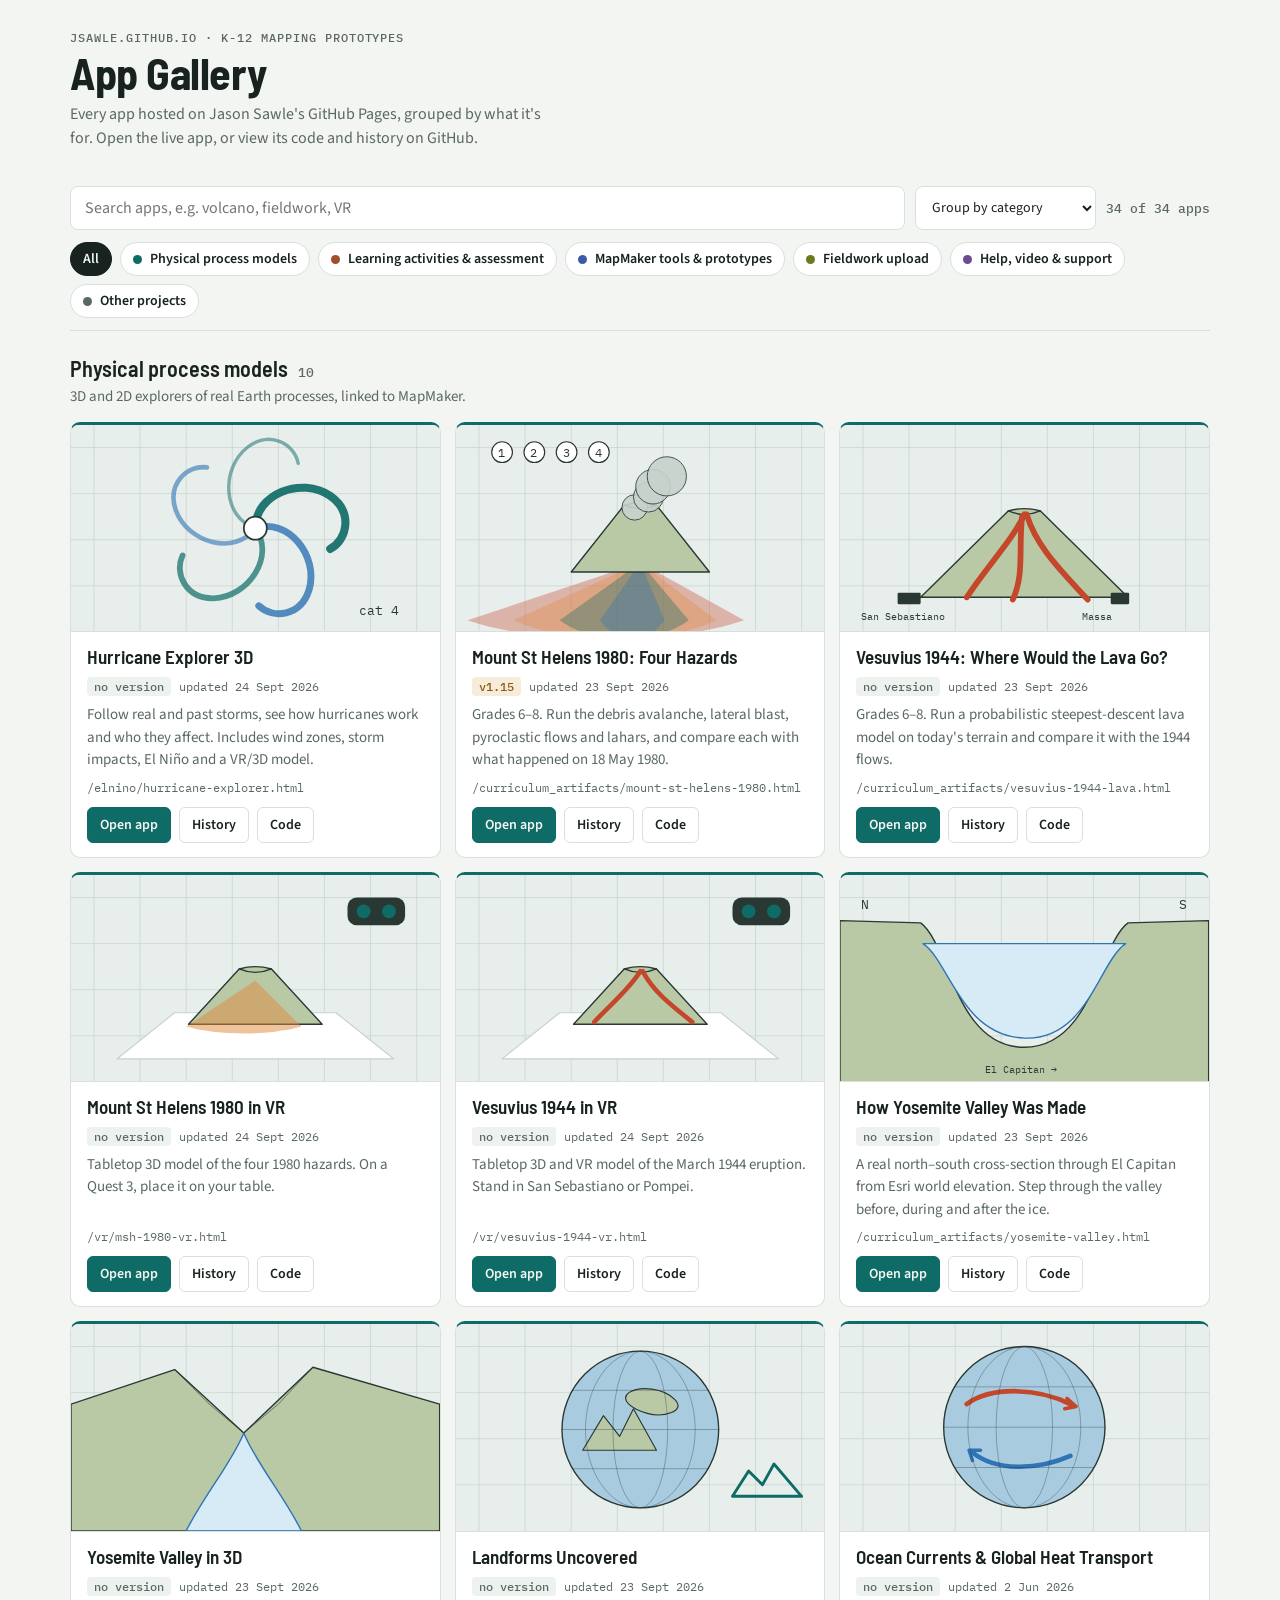
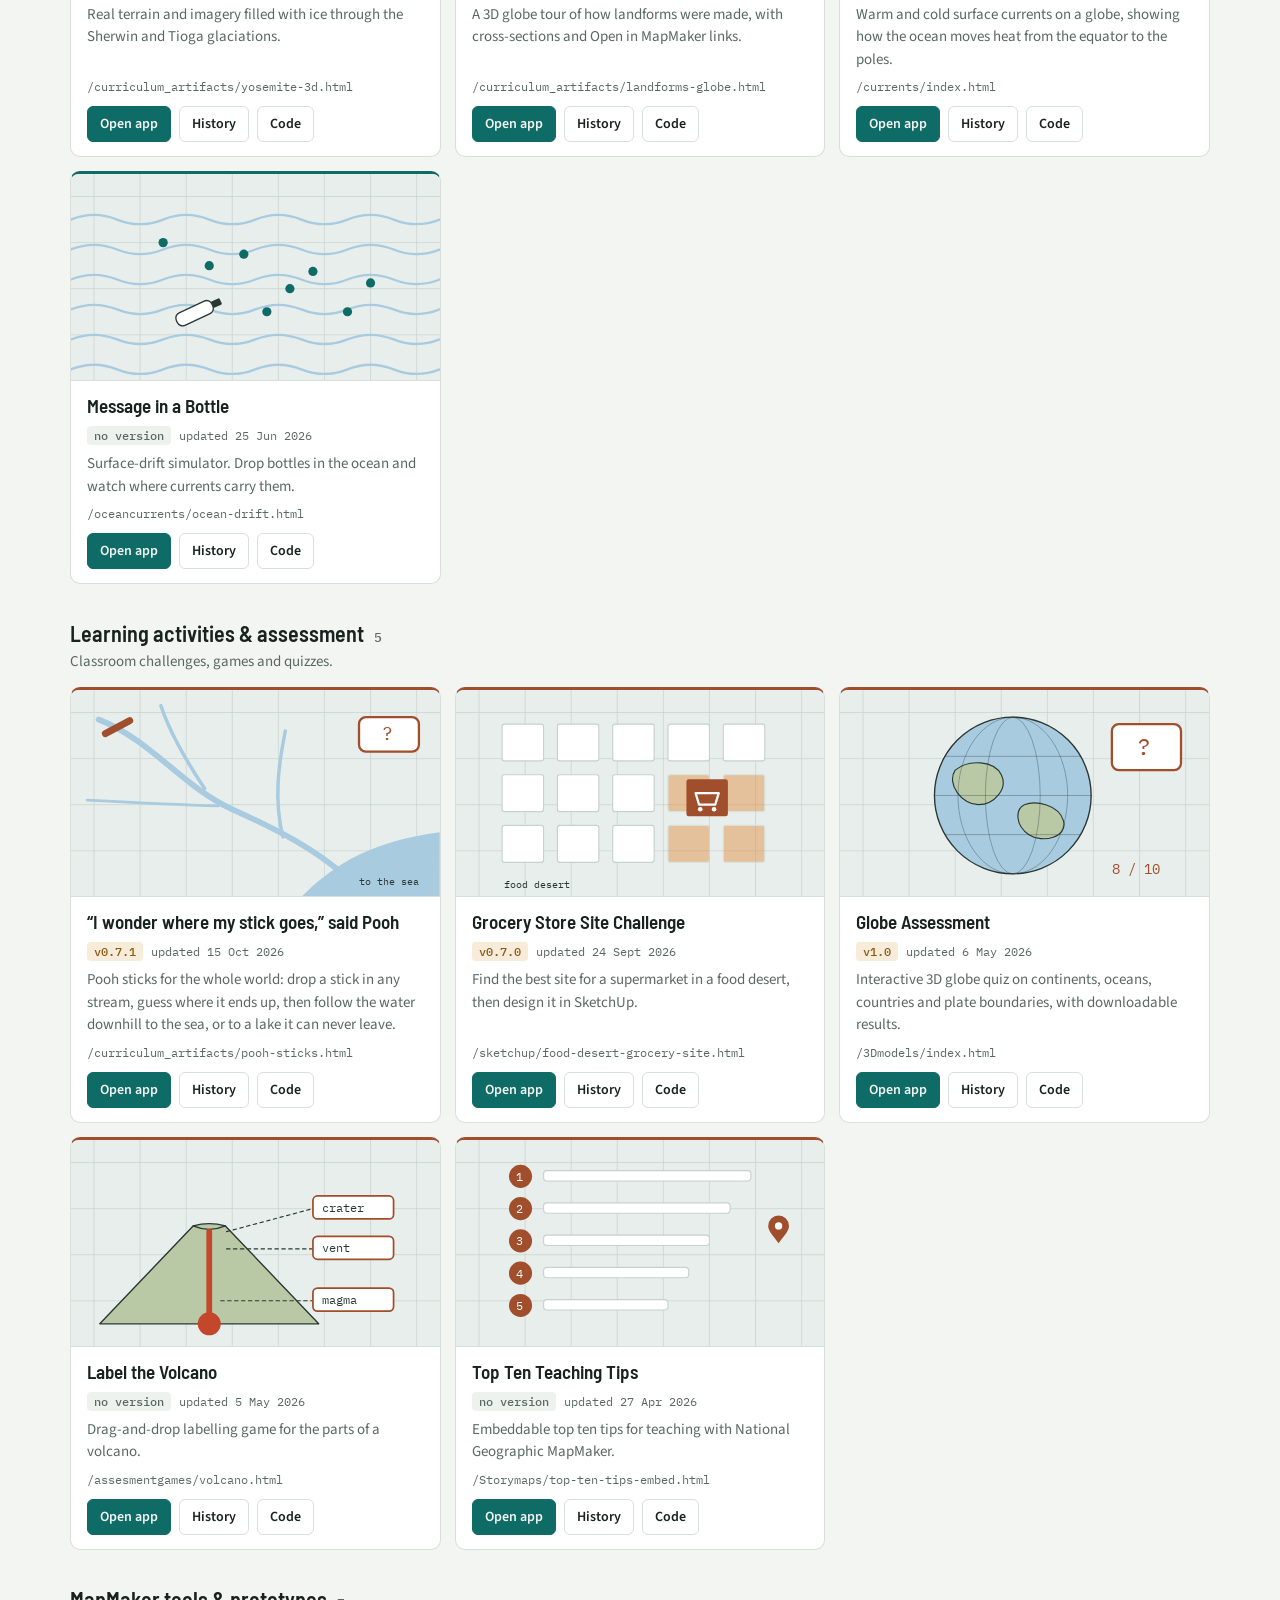
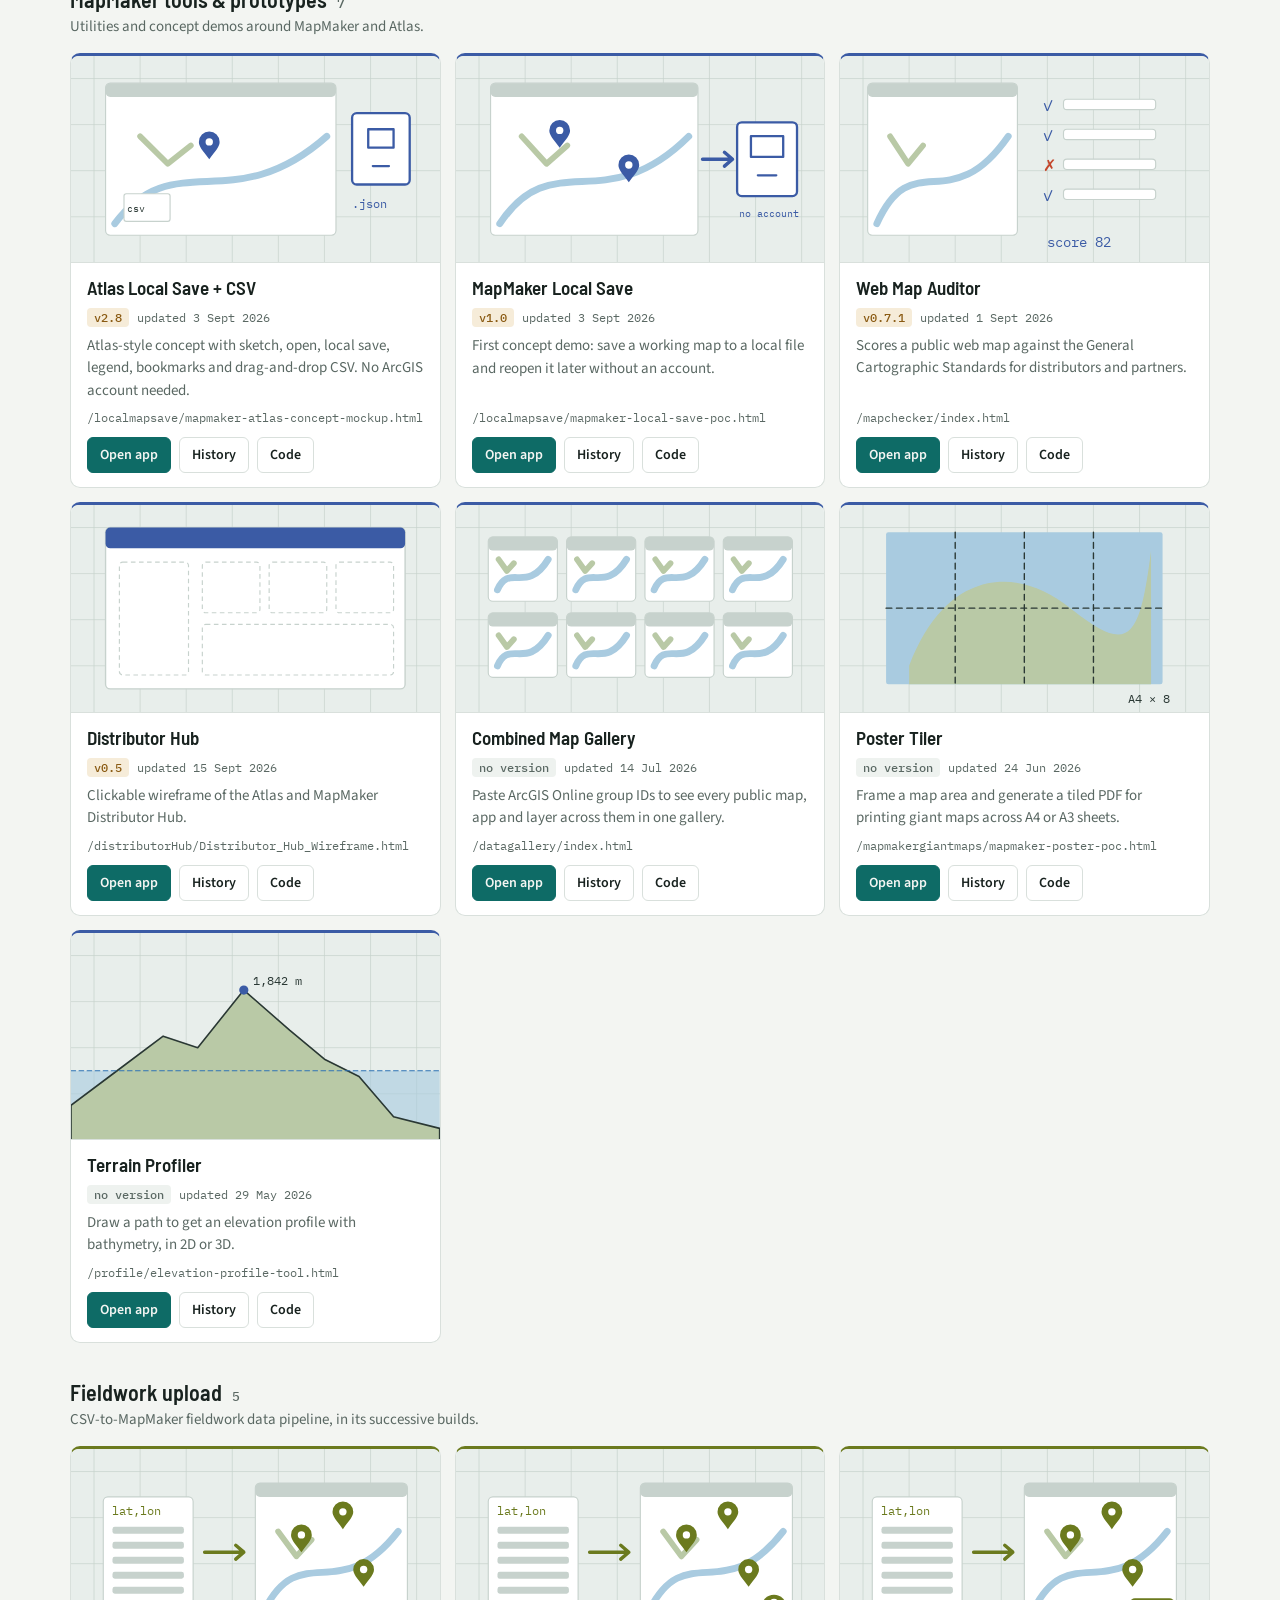
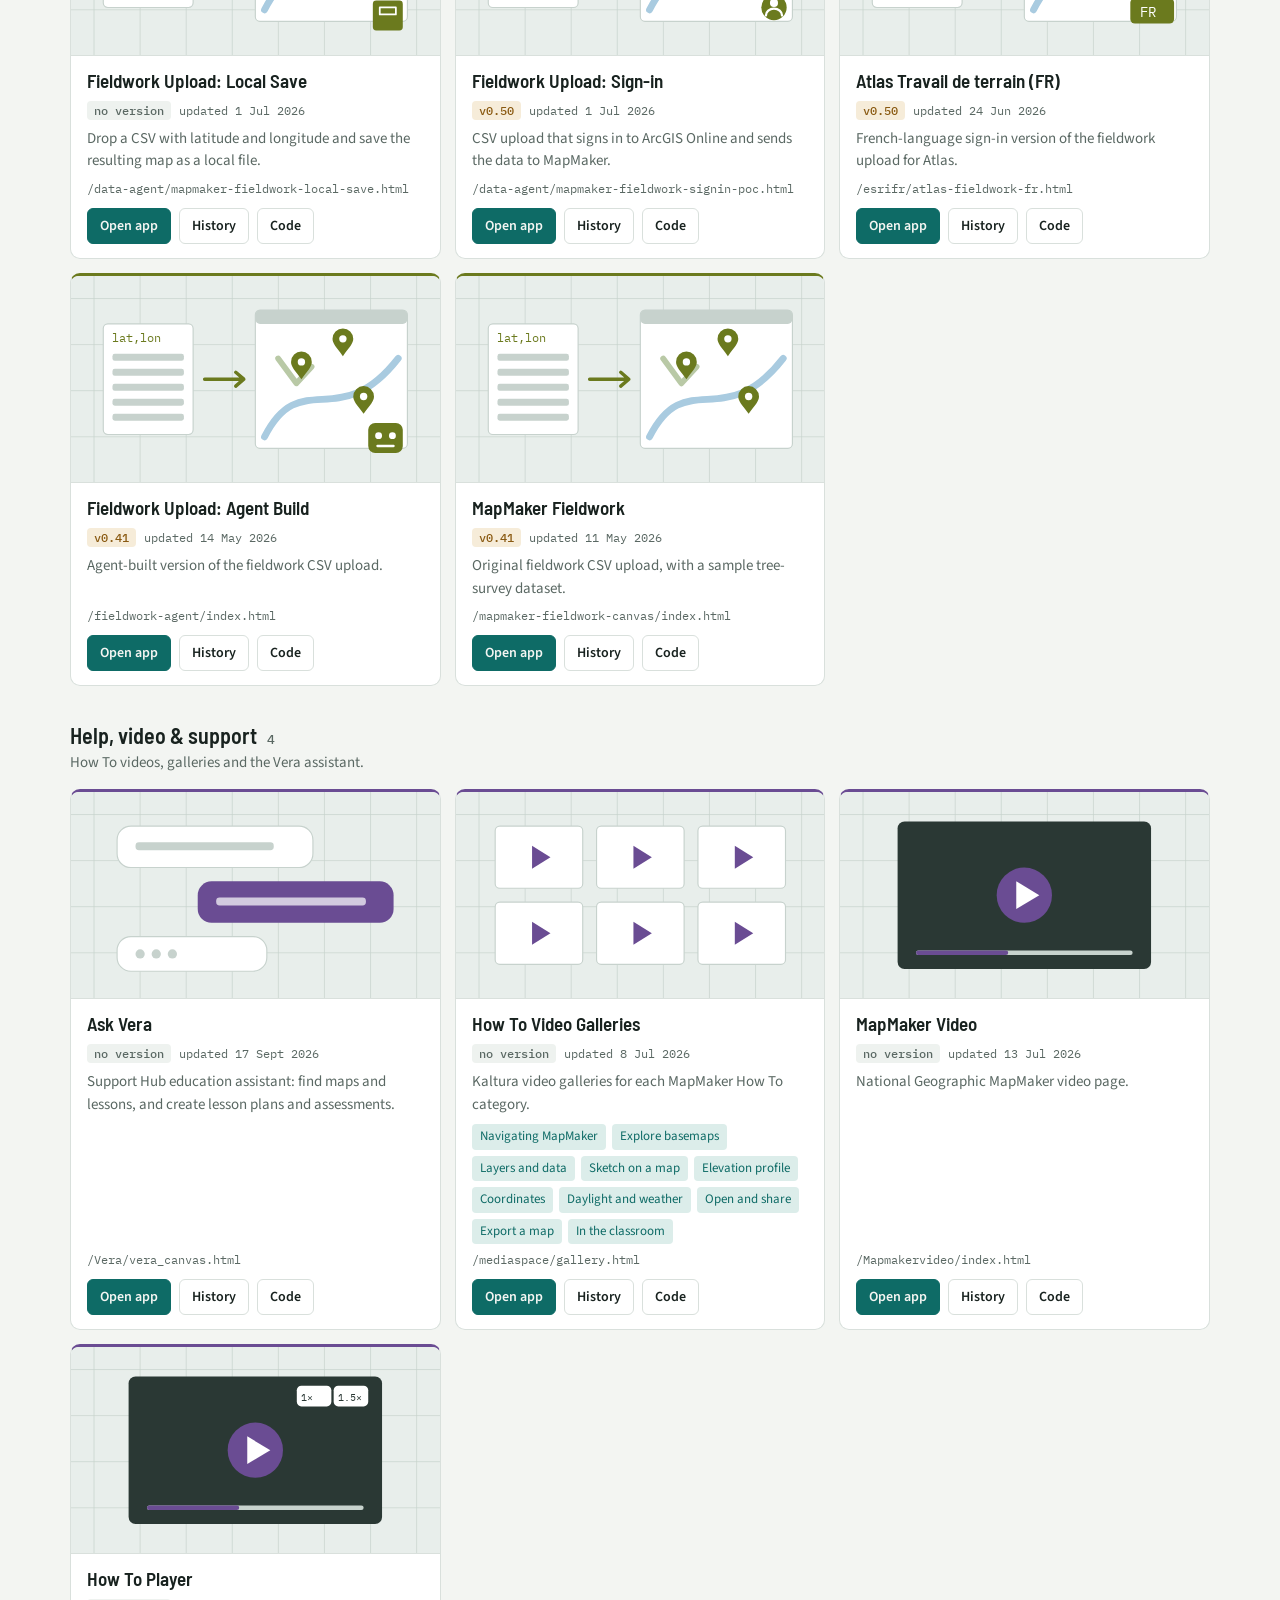
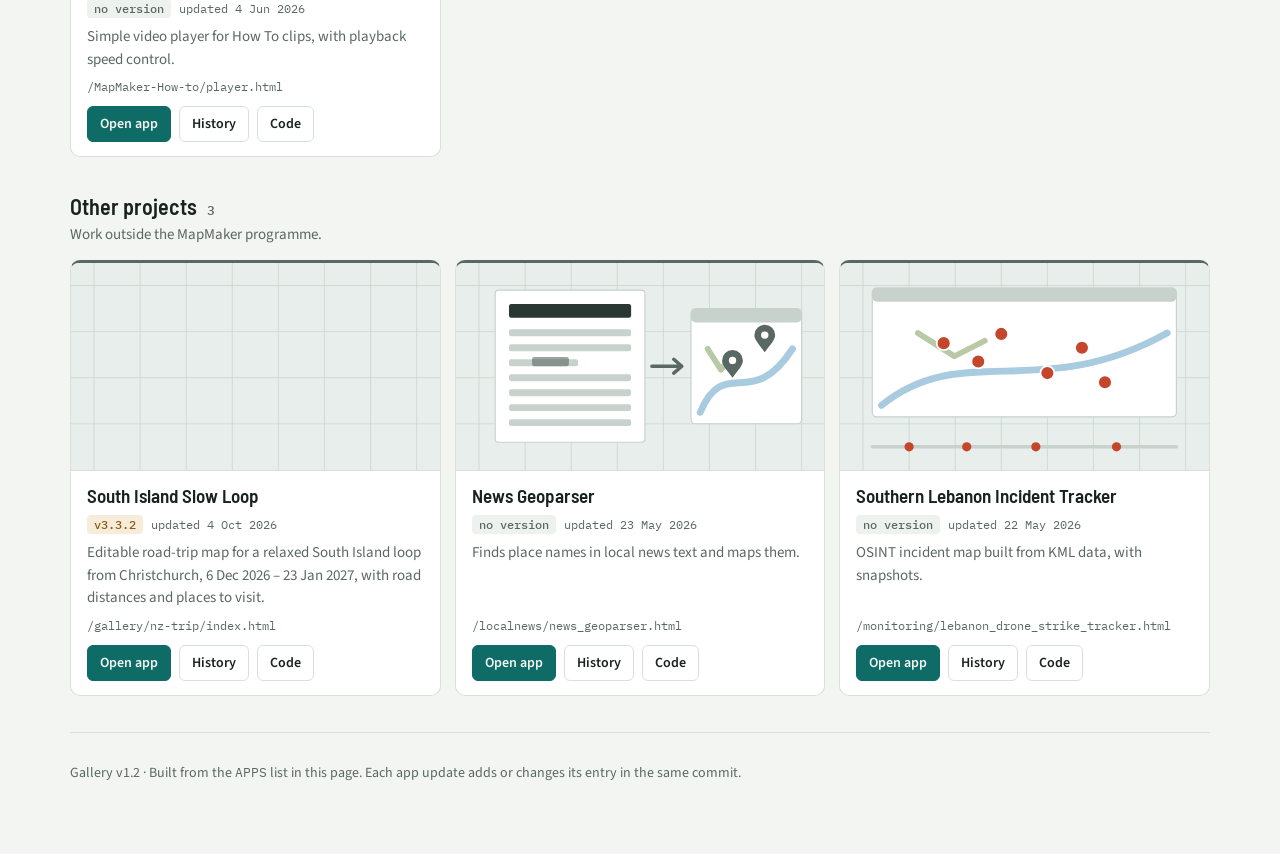
<file: index.html>
<!doctype html>
<html lang="en"><head><meta charset="utf-8"><meta name="viewport" content="width=device-width,initial-scale=1,viewport-fit=cover">
<title>Jason's App Gallery</title>
<link rel="preconnect" href="https://fonts.googleapis.com">
<link rel="preconnect" href="https://fonts.gstatic.com" crossorigin>
<link rel="stylesheet" href="https://fonts.googleapis.com/css2?family=Barlow+Semi+Condensed:wght@500;600;700&family=Source+Sans+3:wght@400;600&family=IBM+Plex+Mono:wght@400;500&display=swap">
<style>
:root{
  --bg:#F3F5F2; --surface:#FFFFFF; --ink:#18221F; --muted:#5A6863; --line:#D9E0DC;
  --accent:#0E6B66; --accent-soft:#DCEDEA; --chip:#EEF2EF; --ver:#8A5A12; --ver-bg:#F6ECD9;
  --c-process:#0E6B66; --c-tools:#3B5BA5; --c-field:#6B7A1E; --c-learn:#A04E2C; --c-help:#6A4C93; --c-other:#5A6863;
  --display:"Barlow Semi Condensed","Arial Narrow",system-ui,sans-serif;
  --body:"Source Sans 3",system-ui,-apple-system,"Segoe UI",sans-serif;
  --mono:"IBM Plex Mono",ui-monospace,Menlo,Consolas,monospace;
}
@media (prefers-color-scheme:dark){:root:not([data-theme="light"]){
  color-scheme:dark;
  --bg:#101614; --surface:#18201D; --ink:#E4EBE8; --muted:#97A6A0; --line:#2A3531;
  --accent:#5CC3B9; --accent-soft:#1D3431; --chip:#212B28; --ver:#E3B568; --ver-bg:#33291A;
  --c-process:#5CC3B9; --c-tools:#8EA8E6; --c-field:#B9C766; --c-learn:#E39472; --c-help:#B79BDF; --c-other:#97A6A0;
}}
:root[data-theme="dark"]{
  color-scheme:dark;
  --bg:#101614; --surface:#18201D; --ink:#E4EBE8; --muted:#97A6A0; --line:#2A3531;
  --accent:#5CC3B9; --accent-soft:#1D3431; --chip:#212B28; --ver:#E3B568; --ver-bg:#33291A;
  --c-process:#5CC3B9; --c-tools:#8EA8E6; --c-field:#B9C766; --c-learn:#E39472; --c-help:#B79BDF; --c-other:#97A6A0;
}
*{box-sizing:border-box}
body{background:var(--bg);color:var(--ink);font:16px/1.5 var(--body);margin:0}
.wrap{max-width:1180px;margin:0 auto;padding-inline:20px;padding-block:32px 56px}
header{display:grid;gap:6px;margin-bottom:24px}
.eyebrow{font:500 12px/1 var(--mono);letter-spacing:.08em;text-transform:uppercase;color:var(--muted)}
h1{font:700 clamp(30px,5vw,44px)/1.05 var(--display);margin:0;letter-spacing:-.01em;text-wrap:balance}
.lede{color:var(--muted);margin:0;max-width:62ch}
.controls{display:grid;gap:12px;position:sticky;top:env(safe-area-inset-top,0px);z-index:5;background:var(--bg);padding-block:12px;border-bottom:1px solid var(--line);margin-bottom:24px}
.search{display:flex;gap:10px;flex-wrap:wrap;align-items:center}
#q{flex:1 1 260px;min-width:0;font:16px var(--body);padding:10px 14px;border:1px solid var(--line);border-radius:8px;background:var(--surface);color:var(--ink)}
#q:focus-visible,button:focus-visible,a:focus-visible,select:focus-visible{outline:2px solid var(--accent);outline-offset:2px}
#sort{font:14px var(--body);padding:10px 12px;border:1px solid var(--line);border-radius:8px;background:var(--surface);color:var(--ink)}
.count{font:500 13px var(--mono);color:var(--muted);white-space:nowrap}
.chips{display:flex;gap:8px;flex-wrap:wrap}
.chip{font:600 14px var(--body);padding:6px 12px;border-radius:999px;border:1px solid var(--line);background:var(--surface);color:var(--ink);cursor:pointer;display:inline-flex;gap:8px;align-items:center}
.chip .dot{width:9px;height:9px;border-radius:50%;background:var(--cc,var(--muted))}
.chip[aria-pressed="true"]{background:var(--ink);color:var(--bg);border-color:var(--ink)}
section{margin-bottom:36px}
section h2{font:600 22px/1.2 var(--display);margin:0 0 4px;display:flex;gap:10px;align-items:baseline}
section h2 .n{font:500 13px var(--mono);color:var(--muted)}
section .sub{color:var(--muted);margin:0 0 14px;font-size:15px}
.grid{display:grid;grid-template-columns:repeat(auto-fill,minmax(280px,1fr));gap:14px}
.card{background:var(--surface);border:1px solid var(--line);border-radius:10px;padding:16px 16px 14px;display:flex;flex-direction:column;gap:8px;border-top:3px solid var(--cc)}
.card h3{font:600 19px/1.2 var(--display);margin:0}
.card h3 a{color:var(--ink);text-decoration:none}
.card h3 a:hover{color:var(--accent);text-decoration:underline}
.card p{margin:0;color:var(--muted);font-size:15px;flex:1}
.meta{display:flex;gap:8px;flex-wrap:wrap;align-items:center;font:12px var(--mono);color:var(--muted)}
.ver{background:var(--ver-bg);color:var(--ver);padding:2px 7px;border-radius:4px;font-weight:500}
.ver.none{background:var(--chip);color:var(--muted)}
.path{font:12px var(--mono);color:var(--muted);overflow-wrap:anywhere}
.actions{display:flex;gap:8px;flex-wrap:wrap;margin-top:4px}
.btn{font:600 14px var(--body);text-decoration:none;padding:7px 12px;border-radius:6px;border:1px solid var(--line);color:var(--ink);background:var(--surface)}
.btn.primary{background:var(--accent);border-color:var(--accent);color:var(--bg)}
.btn:hover{border-color:var(--accent)}
.sublinks{display:flex;flex-wrap:wrap;gap:6px}
.sublinks a{font-size:13px;color:var(--accent);background:var(--accent-soft);padding:3px 8px;border-radius:4px;text-decoration:none}
.sublinks a:hover{text-decoration:underline}
.empty{color:var(--muted);padding:24px 0}
.thumb{display:block;margin:-16px -16px 6px;aspect-ratio:16/9;max-width:calc(100% + 32px);overflow:hidden;border-radius:7px 7px 0 0;background:var(--tbg);border-bottom:1px solid var(--line)}
.thumb svg,.thumb img{display:block;width:100%;height:100%;object-fit:cover}
:root{--tbg:#E8EEEB;--t-line:#C7D2CD;--t-paper:#FFFFFF;--t-ink:#2A3834;--t-hot:#C4462B;--t-warm:#E08A3C;--t-cold:#2F74B5;--t-ice:#D6EBF5;--t-land:#B9C9A6;--t-water:#A9CBE0}
@media (prefers-color-scheme:dark){:root:not([data-theme="light"]){--tbg:#1C2522;--t-line:#2E3A36;--t-paper:#25302C;--t-ink:#C9D4CF;--t-hot:#E46B4E;--t-warm:#E9A45F;--t-cold:#6BA6DD;--t-ice:#35505E;--t-land:#4A5A3E;--t-water:#2C4A5E}}
:root[data-theme="dark"]{--tbg:#1C2522;--t-line:#2E3A36;--t-paper:#25302C;--t-ink:#C9D4CF;--t-hot:#E46B4E;--t-warm:#E9A45F;--t-cold:#6BA6DD;--t-ice:#35505E;--t-land:#4A5A3E;--t-water:#2C4A5E}
@media (prefers-reduced-motion:no-preference){.thumb svg{transition:transform .3s}.card:hover .thumb svg{transform:scale(1.03)}}
footer{border-top:1px solid var(--line);padding-top:16px;color:var(--muted);font-size:14px}
footer code{font:13px var(--mono)}
@media (prefers-reduced-motion:no-preference){.card{transition:border-color .15s}.card:hover{border-color:var(--cc)}}
</style>
</head><body>

<div class="wrap">
  <header>
    <span class="eyebrow">jsawle.github.io · K-12 mapping prototypes</span>
    <h1>App Gallery</h1>
    <p class="lede">Every app hosted on Jason Sawle's GitHub Pages, grouped by what it's for. Open the live app, or view its code and history on GitHub.</p>
  </header>

  <div class="controls">
    <div class="search">
      <input id="q" type="search" placeholder="Search apps, e.g. volcano, fieldwork, VR" aria-label="Search apps">
      <select id="sort" aria-label="Sort">
        <option value="group">Group by category</option>
        <option value="recent">Most recently updated</option>
        <option value="name">A–Z</option>
      </select>
      <span class="count" id="count"></span>
    </div>
    <div class="chips" id="chips" role="group" aria-label="Filter by category"></div>
  </div>

  <main id="out"></main>

  <footer>
    <p>Gallery v1.2 · Built from the <code>APPS</code> list in this page. Each app update adds or changes its entry in the same commit.</p>
  </footer>
</div>

<script>
const BASE = "https://jsawle.github.io/";
const GH = "https://github.com/jsawle/";

const CATS = {
  process: {name:"Physical process models", sub:"3D and 2D explorers of real Earth processes, linked to MapMaker.", color:"--c-process"},
  learn:   {name:"Learning activities & assessment", sub:"Classroom challenges, games and quizzes.", color:"--c-learn"},
  tools:   {name:"MapMaker tools & prototypes", sub:"Utilities and concept demos around MapMaker and Atlas.", color:"--c-tools"},
  field:   {name:"Fieldwork upload", sub:"CSV-to-MapMaker fieldwork data pipeline, in its successive builds.", color:"--c-field"},
  help:    {name:"Help, video & support", sub:"How To videos, galleries and the Vera assistant.", color:"--c-help"},
  other:   {name:"Other projects", sub:"Work outside the MapMaker programme.", color:"--c-other"}
};

// One entry per app. version: the app's own version string, or "" if the page doesn't show one yet.
const APPS = [
  // Physical process models
  {cat:"process", title:"Hurricane Explorer 3D", repo:"elnino", path:"hurricane-explorer.html", version:"", updated:"2026-09-24", desc:"Follow real and past storms, see how hurricanes work and who they affect. Includes wind zones, storm impacts, El Niño and a VR/3D model.", tags:"hurricane storm weather el nino vr"},
  {cat:"process", title:"Mount St Helens 1980: Four Hazards", repo:"curriculum_artifacts", path:"mount-st-helens-1980.html", version:"1.15", updated:"2026-09-23", desc:"Grades 6–8. Run the debris avalanche, lateral blast, pyroclastic flows and lahars, and compare each with what happened on 18 May 1980.", tags:"volcano hazard lahar"},
  {cat:"process", title:"Vesuvius 1944: Where Would the Lava Go?", repo:"curriculum_artifacts", path:"vesuvius-1944-lava.html", version:"", updated:"2026-09-23", desc:"Grades 6–8. Run a probabilistic steepest-descent lava model on today's terrain and compare it with the 1944 flows.", tags:"volcano lava hazard"},
  {cat:"process", title:"Mount St Helens 1980 in VR", repo:"vr", path:"msh-1980-vr.html", version:"", updated:"2026-09-24", desc:"Tabletop 3D model of the four 1980 hazards. On a Quest 3, place it on your table.", tags:"volcano vr quest 3d"},
  {cat:"process", title:"Vesuvius 1944 in VR", repo:"vr", path:"vesuvius-1944-vr.html", version:"", updated:"2026-09-24", desc:"Tabletop 3D and VR model of the March 1944 eruption. Stand in San Sebastiano or Pompei.", tags:"volcano vr quest 3d lava"},
  {cat:"process", title:"How Yosemite Valley Was Made", repo:"curriculum_artifacts", path:"yosemite-valley.html", version:"", updated:"2026-09-23", desc:"A real north–south cross-section through El Capitan from Esri world elevation. Step through the valley before, during and after the ice.", tags:"glacier glaciation yosemite cross-section"},
  {cat:"process", title:"Yosemite Valley in 3D", repo:"curriculum_artifacts", path:"yosemite-3d.html", version:"", updated:"2026-09-23", desc:"Real terrain and imagery filled with ice through the Sherwin and Tioga glaciations.", tags:"glacier glaciation yosemite 3d"},
  {cat:"process", title:"Landforms Uncovered", repo:"curriculum_artifacts", path:"landforms-globe.html", version:"", updated:"2026-09-23", desc:"A 3D globe tour of how landforms were made, with cross-sections and Open in MapMaker links.", tags:"landforms globe geology"},
  {cat:"process", title:"Ocean Currents & Global Heat Transport", repo:"currents", path:"index.html", version:"", updated:"2026-06-02", desc:"Warm and cold surface currents on a globe, showing how the ocean moves heat from the equator to the poles.", tags:"ocean currents climate globe"},
  {cat:"process", title:"Message in a Bottle", repo:"oceancurrents", path:"ocean-drift.html", version:"", updated:"2026-06-25", desc:"Surface-drift simulator. Drop bottles in the ocean and watch where currents carry them.", tags:"ocean drift currents simulation"},

  // Learning activities
  {cat:"learn", title:"“I wonder where my stick goes,” said Pooh", repo:"curriculum_artifacts", path:"pooh-sticks.html", version:"0.7.1", updated:"2026-10-15", desc:"Pooh sticks for the whole world: drop a stick in any stream, guess where it ends up, then follow the water downhill to the sea, or to a lake it can never leave.", tags:"rivers stream drainage basin watershed sea ocean game poohsticks pooh prediction elevation flow"},
  {cat:"learn", title:"Grocery Store Site Challenge", repo:"sketchup", path:"food-desert-grocery-site.html", version:"0.7.0", updated:"2026-09-24", desc:"Find the best site for a supermarket in a food desert, then design it in SketchUp.", tags:"sketchup food desert site selection 3d"},
  {cat:"learn", title:"Globe Assessment", repo:"3Dmodels", path:"index.html", version:"1.0", updated:"2026-05-06", desc:"Interactive 3D globe quiz on continents, oceans, countries and plate boundaries, with downloadable results.", tags:"quiz assessment globe plates"},
  {cat:"learn", title:"Label the Volcano", repo:"assesmentgames", path:"volcano.html", version:"", updated:"2026-05-05", desc:"Drag-and-drop labelling game for the parts of a volcano.", tags:"volcano game assessment"},
  {cat:"learn", title:"Top Ten Teaching Tips", repo:"Storymaps", path:"top-ten-tips-embed.html", version:"", updated:"2026-04-27", desc:"Embeddable top ten tips for teaching with National Geographic MapMaker.", tags:"teaching tips storymap"},

  // Tools & prototypes
  {cat:"tools", title:"Atlas Local Save + CSV", repo:"localmapsave", path:"mapmaker-atlas-concept-mockup.html", version:"2.8", updated:"2026-09-03", desc:"Atlas-style concept with sketch, open, local save, legend, bookmarks and drag-and-drop CSV. No ArcGIS account needed.", tags:"local save coppa account csv atlas"},
  {cat:"tools", title:"MapMaker Local Save", repo:"localmapsave", path:"mapmaker-local-save-poc.html", version:"1.0", updated:"2026-09-03", desc:"First concept demo: save a working map to a local file and reopen it later without an account.", tags:"local save coppa account"},
  {cat:"tools", title:"Web Map Auditor", repo:"mapchecker", path:"index.html", version:"0.7.1", updated:"2026-09-01", desc:"Scores a public web map against the General Cartographic Standards for distributors and partners.", tags:"quality checker audit cartography distributor"},
  {cat:"tools", title:"Distributor Hub", repo:"distributorHub", path:"Distributor_Hub_Wireframe.html", version:"0.5", updated:"2026-09-15", desc:"Clickable wireframe of the Atlas and MapMaker Distributor Hub.", tags:"distributor wireframe hub"},
  {cat:"tools", title:"Combined Map Gallery", repo:"datagallery", path:"index.html", version:"", updated:"2026-07-14", desc:"Paste ArcGIS Online group IDs to see every public map, app and layer across them in one gallery.", tags:"gallery groups agol"},
  {cat:"tools", title:"Poster Tiler", repo:"mapmakergiantmaps", path:"mapmaker-poster-poc.html", version:"", updated:"2026-06-24", desc:"Frame a map area and generate a tiled PDF for printing giant maps across A4 or A3 sheets.", tags:"poster print giant maps pdf"},
  {cat:"tools", title:"Terrain Profiler", repo:"profile", path:"elevation-profile-tool.html", version:"", updated:"2026-05-29", desc:"Draw a path to get an elevation profile with bathymetry, in 2D or 3D.", tags:"elevation profile terrain bathymetry"},

  // Fieldwork
  {cat:"field", title:"Fieldwork Upload: Local Save", repo:"data-agent", path:"mapmaker-fieldwork-local-save.html", version:"", updated:"2026-07-01", desc:"Drop a CSV with latitude and longitude and save the resulting map as a local file.", tags:"fieldwork csv upload local save"},
  {cat:"field", title:"Fieldwork Upload: Sign-in", repo:"data-agent", path:"mapmaker-fieldwork-signin-poc.html", version:"0.50", updated:"2026-07-01", desc:"CSV upload that signs in to ArcGIS Online and sends the data to MapMaker.", tags:"fieldwork csv upload sign-in"},
  {cat:"field", title:"Atlas Travail de terrain (FR)", repo:"esrifr", path:"atlas-fieldwork-fr.html", version:"0.50", updated:"2026-06-24", desc:"French-language sign-in version of the fieldwork upload for Atlas.", tags:"fieldwork french francais csv"},
  {cat:"field", title:"Fieldwork Upload: Agent Build", repo:"fieldwork-agent", path:"index.html", version:"0.41", updated:"2026-05-14", desc:"Agent-built version of the fieldwork CSV upload.", tags:"fieldwork csv agent"},
  {cat:"field", title:"MapMaker Fieldwork", repo:"mapmaker-fieldwork-canvas", path:"index.html", version:"0.41", updated:"2026-05-11", desc:"Original fieldwork CSV upload, with a sample tree-survey dataset.", tags:"fieldwork csv canvas"},

  // Help & video
  {cat:"help", title:"Ask Vera", repo:"Vera", path:"vera_canvas.html", version:"", updated:"2026-09-17", desc:"Support Hub education assistant: find maps and lessons, and create lesson plans and assessments.", tags:"vera copilot assistant ai"},
  {cat:"help", title:"How To Video Galleries", repo:"mediaspace", path:"gallery.html", version:"", updated:"2026-07-08", desc:"Kaltura video galleries for each MapMaker How To category.", tags:"video how to kaltura mediaspace",
    sub:[["Navigating MapMaker","navigating-mapmaker.html"],["Explore basemaps","explore-basemaps.html"],["Layers and data","explore-layers-and-data.html"],["Sketch on a map","sketch-on-a-map.html"],["Elevation profile","create-an-elevation-profile.html"],["Coordinates","measuring-and-using-coordinates.html"],["Daylight and weather","simulate-daylight-and-weather.html"],["Open and share","open-and-share-maps.html"],["Export a map","export-a-map.html"],["In the classroom","mapmaker-in-the-classroom.html"]]},
  {cat:"help", title:"MapMaker Video", repo:"Mapmakervideo", path:"index.html", version:"", updated:"2026-07-13", desc:"National Geographic MapMaker video page.", tags:"video"},
  {cat:"help", title:"How To Player", repo:"MapMaker-How-to", path:"player.html", version:"", updated:"2026-06-04", desc:"Simple video player for How To clips, with playback speed control.", tags:"video player how to"},

  // Other
  {cat:"other", title:"South Island Slow Loop", repo:"gallery", path:"nz-trip/index.html", version:"3.3.2", updated:"2026-10-04", desc:"Editable road-trip map for a relaxed South Island loop from Christchurch, 6 Dec 2026 – 23 Jan 2027, with road distances and places to visit.", tags:"new zealand travel itinerary road trip maplibre"},
  {cat:"other", title:"News Geoparser", repo:"localnews", path:"news_geoparser.html", version:"", updated:"2026-05-23", desc:"Finds place names in local news text and maps them.", tags:"news nlp geoparse"},
  {cat:"other", title:"Southern Lebanon Incident Tracker", repo:"monitoring", path:"lebanon_drone_strike_tracker.html", version:"", updated:"2026-05-22", desc:"OSINT incident map built from KML data, with snapshots.", tags:"osint incidents tracker"}
];

// Thumbnail illustration per app (repo/path -> motif). Add `img:"thumbs/name.png"` to an APPS entry to use a real screenshot instead.
const THUMBS = {
  "elnino/hurricane-explorer.html":"hurricane",
  "curriculum_artifacts/mount-st-helens-1980.html":"hazards",
  "curriculum_artifacts/vesuvius-1944-lava.html":"lava",
  "vr/msh-1980-vr.html":"vrhazards",
  "vr/vesuvius-1944-vr.html":"vrlava",
  "curriculum_artifacts/yosemite-valley.html":"xsec",
  "curriculum_artifacts/yosemite-3d.html":"valley3d",
  "curriculum_artifacts/landforms-globe.html":"landforms",
  "currents/index.html":"currents",
  "oceancurrents/ocean-drift.html":"drift",
  "sketchup/food-desert-grocery-site.html":"grocery",
  "3Dmodels/index.html":"quizglobe",
  "assesmentgames/volcano.html":"labelvolcano",
  "Storymaps/top-ten-tips-embed.html":"tips",
  "localmapsave/mapmaker-atlas-concept-mockup.html":"atlassave",
  "localmapsave/mapmaker-local-save-poc.html":"localsave",
  "mapchecker/index.html":"audit",
  "distributorHub/Distributor_Hub_Wireframe.html":"wireframe",
  "datagallery/index.html":"tiles",
  "mapmakergiantmaps/mapmaker-poster-poc.html":"poster",
  "profile/elevation-profile-tool.html":"profile",
  "data-agent/mapmaker-fieldwork-local-save.html":"fieldsave",
  "data-agent/mapmaker-fieldwork-signin-poc.html":"fieldsignin",
  "esrifr/atlas-fieldwork-fr.html":"fieldfr",
  "fieldwork-agent/index.html":"fieldagent",
  "mapmaker-fieldwork-canvas/index.html":"field",
  "Vera/vera_canvas.html":"chat",
  "mediaspace/gallery.html":"videogrid",
  "Mapmakervideo/index.html":"video",
  "MapMaker-How-to/player.html":"player",
  "localnews/news_geoparser.html":"news",
  "monitoring/lebanon_drone_strike_tracker.html":"incidents",
  "curriculum_artifacts/pooh-sticks.html":"rivers"
};

// Tiny SVG helpers. Scene is 320×180.
const V = n => `var(--${n})`;
const P = (d, f="none", s="none", w=0, x="") => `<path d="${d}" fill="${f}" stroke="${s}" stroke-width="${w}" stroke-linecap="round" stroke-linejoin="round" ${x}/>`;
const C = (cx,cy,r,f,s="none",w=0,x="") => `<circle cx="${cx}" cy="${cy}" r="${r}" fill="${f}" stroke="${s}" stroke-width="${w}" ${x}/>`;
const R = (x,y,w,h,f,rx=3,s="none",sw=0,e="") => `<rect x="${x}" y="${y}" width="${w}" height="${h}" rx="${rx}" fill="${f}" stroke="${s}" stroke-width="${sw}" ${e}/>`;
const T = (x,y,t,sz=11,f=V("t-ink"),e="") => `<text x="${x}" y="${y}" font-family="IBM Plex Mono,monospace" font-size="${sz}" fill="${f}" ${e}>${t}</text>`;
const grid = () => { let g=""; for(let x=20;x<320;x+=40) g+=P(`M${x} 0V180`,"none",V("t-line"),.6); for(let y=20;y<180;y+=40) g+=P(`M0 ${y}H320`,"none",V("t-line"),.6); return g; };
const pin = (x,y,f=V("cc")) => P(`M${x} ${y}c-6-8-9-11-9-15a9 9 0 0 1 18 0c0 4-3 7-9 15z`, f) + C(x,y-15,3.2,V("t-paper"));
const cone = (cx,base,h,w) => P(`M${cx-w} ${base}L${cx-14} ${base-h}Q${cx} ${base-h-4} ${cx+14} ${base-h}L${cx+w} ${base}Z`, V("t-land"), V("t-ink"), 1.2) + P(`M${cx-14} ${base-h}Q${cx} ${base-h+6} ${cx+14} ${base-h}`,"none",V("t-ink"),1.2);
const plume = (cx,top) => [0,1,2,3].map(i=>C(cx-10+i*8+(i%2)*4, top-10-i*9, 11+i*2, V("t-line"), V("t-ink"), .8, 'opacity=".9"')).join("");
const mapWin = (x,y,w,h) => R(x,y,w,h,V("t-paper"),4,V("t-line"),1) + R(x,y,w,12,V("t-line"),4) + P(`M${x+8} ${y+h-10}C${x+w*.3} ${y+h*.4} ${x+w*.55} ${y+h*.9} ${x+w-8} ${y+h*.35}`,"none",V("t-water"),6) + P(`M${x+w*.15} ${y+h*.35}l${w*.12} ${h*.18}l${w*.1} -${h*.12}`,"none",V("t-land"),5);
const csv = (x,y) => R(x,y,78,96,V("t-paper"),4,V("t-line"),1) + T(x+8,y+16,"lat,lon",10,V("cc")) + [0,1,2,3,4].map(i=>R(x+8,y+26+i*13,62,6,V("t-line"),2)).join("") ;
const arrow = (x1,y,x2) => P(`M${x1} ${y}H${x2}M${x2-7} ${y-6}L${x2} ${y}L${x2-7} ${y+6}`,"none",V("cc"),3);
const globe = (cx,cy,r,extra="") => C(cx,cy,r,V("t-water"),V("t-ink"),1.2) + extra + [0.35,0.7].map(k=>P(`M${cx} ${cy-r}A${r*k} ${r} 0 0 0 ${cx} ${cy+r}A${r*k} ${r} 0 0 0 ${cx} ${cy-r}`,"none",V("t-ink"),.6,'opacity=".5"')).join("") + P(`M${cx-r} ${cy}H${cx+r}M${cx-r*.87} ${cy-r/2}H${cx+r*.87}M${cx-r*.87} ${cy+r/2}H${cx+r*.87}`,"none",V("t-ink"),.6,'opacity=".5"');
const headset = (x,y) => R(x,y,50,24,V("t-ink"),8) + C(x+14,y+12,6,V("cc")) + C(x+36,y+12,6,V("cc"));
const table = () => P("M40 160L90 120H230L280 160Z", V("t-paper"), V("t-line"), 1);

const SCENES = {
  hurricane(){ let s=grid(); for(let i=0;i<5;i++) s+=P("M160 90C160 60 200 45 225 62C245 76 240 100 225 108",`none`,i%2?V("t-cold"):V("cc"),7-i,`transform="rotate(${i*72} 160 90)" opacity="${.9-i*.1}"`); return s+C(160,90,10,V("t-paper"),V("t-ink"),1.5)+T(250,165,"cat 4",11); },
  hazards(){ const z=[["t-hot",150],["t-warm",110],["cc",70],["t-cold",35]]; let s=grid(); z.forEach(([c,a],i)=>s+=P(`M160 120L${160-a} ${170}A${a} 40 0 0 0 ${160+a*.6} 170Z`,V(c),"none",0,'opacity=".35"')); s+=cone(160,128,58,60)+plume(165,82); [1,2,3,4].forEach((n,i)=>s+=C(40+i*28,24,9,V("t-paper"),V("t-ink"),1)+T(36.5+i*28,28,n,10)); return s; },
  lava(){ let s=grid()+cone(160,150,75,90); ["M160 78C150 100 130 120 110 150","M162 78C170 105 190 125 215 152","M158 80C155 110 160 130 150 152"].forEach(d=>s+=P(d,"none",V("t-hot"),5)); return s+R(50,146,20,10,V("t-ink"),1)+R(235,146,16,10,V("t-ink"),1)+T(18,170,"San Sebastiano",9)+T(210,170,"Massa",9); },
  vrhazards(){ return grid()+table()+`<g transform="translate(0,-18)">`+cone(160,148,48,58)+P("M160 110L100 150A70 20 0 0 0 200 150Z",V("t-warm"),"none",0,'opacity=".5"')+`</g>`+headset(240,20); },
  vrlava(){ return grid()+table()+`<g transform="translate(0,-18)">`+cone(160,148,48,58)+P("M160 102C150 118 135 130 120 146M162 102C172 120 185 130 205 146","none",V("t-hot"),4)+`</g>`+headset(240,20); },
  xsec(){ return grid()+P("M0 40L70 42C95 60 100 150 160 150S225 60 250 42L320 40V180H0Z",V("t-land"),V("t-ink"),1.2)+P("M72 60C95 75 105 140 160 142S225 75 248 60Z",V("t-ice"),V("t-cold"),1.2)+T(18,30,"N",11)+T(294,30,"S",11)+T(126,172,"El Capitan →",9); },
  valley3d(){ return grid()+P("M0 70L90 40L150 95L210 38L320 70V180H0Z",V("t-land"),V("t-ink"),1.2)+P("M150 95C140 120 115 150 100 180H200C185 150 160 120 150 95Z",V("t-ice"),V("t-cold"),1.2)+P("M90 40L120 70L150 95M210 38L180 70L150 95","none",V("t-ink"),.8,'opacity=".6"'); },
  landforms(){ return grid()+globe(160,92,68, P("M110 110l18-30 14 18 12-24 20 36Z",V("t-land"),V("t-ink"),1)+P("M150 60c10-6 30-4 40 6s-10 16-24 12-24-12-16-18z",V("t-land"),V("t-ink"),1)) + P("M240 150H300M240 150l14-22 12 12 10-18 24 28","none",V("cc"),2.5); },
  currents(){ return grid()+globe(160,90,70, P("M110 70C130 55 170 55 200 70","none",V("t-hot"),4)+P("M205 72l-8-7M205 72l-10 2","none",V("t-hot"),3)+P("M200 115C170 128 135 128 115 112","none",V("t-cold"),4)+P("M112 110l10 0M112 110l3 9","none",V("t-cold"),3)); },
  drift(){ let s=grid(); for(let y=40;y<180;y+=26) s+=P(`M0 ${y}q20-8 40 0t40 0t40 0t40 0t40 0t40 0t40 0t40 0`,"none",V("t-water"),2); [[80,60],[120,80],[150,70],[190,100],[210,85],[240,120],[170,120],[260,95]].forEach(([x,y])=>s+=C(x,y,4,V("cc"))); return s+`<g transform="rotate(-25 110 120)">`+R(90,114,34,12,V("t-paper"),5,V("t-ink"),1.2)+R(124,117,8,6,V("t-ink"),1)+`</g>`; },
  grocery(){ let s=grid(); for(let i=0;i<5;i++) for(let j=0;j<3;j++) s+=R(40+i*48,30+j*44,36,32,(i>=3&&j>=1)?V("t-warm"):V("t-paper"),2,V("t-line"),1,(i>=3&&j>=1)?'opacity=".45"':""); return s+R(200,78,36,32,V("cc"),2)+P("M208 90h20l-3 10h-14z","none",V("t-paper"),2)+C(212,104,2,V("t-paper"))+C(224,104,2,V("t-paper"))+T(42,172,"food desert",9); },
  quizglobe(){ return grid()+globe(150,92,68, P("M100 70c12-10 34-8 40 4s-6 26-20 26-28-18-20-30zM160 100c10-4 30 0 34 14s-18 20-30 12-12-22-4-26z",V("t-land"),V("t-ink"),1))+R(236,30,60,40,V("t-paper"),6,V("cc"),2)+T(258,57,"?",20,V("cc"))+T(236,160,"8 / 10",12,V("cc")); },
  labelvolcano(){ let s=grid()+cone(120,160,85,95)+P("M120 160V80","none",V("t-hot"),5)+C(120,160,10,V("t-hot")); [["crater",60],["vent",95],["magma",140]].forEach(([t,y])=>s+=P(`M${t==="magma"?130:135} ${y+ (t==="crater"?20:0)}L210 ${y}`,"none",V("t-ink"),1,'stroke-dasharray="3 3"')+R(210,y-11,70,20,V("t-paper"),4,V("cc"),1.5)+T(218,y+3,t,10)); return s; },
  tips(){ let s=grid(); for(let i=0;i<5;i++){ s+=C(56,32+i*28,10,V("cc"))+T(52.5,36+i*28,i+1,10,V("t-paper"))+R(76,27+i*28,180-i*18,9,V("t-paper"),3,V("t-line"),1); } return s+pin(280,90); },
  atlassave(){ return grid()+mapWin(30,24,200,132)+pin(120,90)+R(244,50,50,62,V("t-paper"),4,V("cc"),2)+P("M258 64h22v16h-22zM262 96h14","none",V("cc"),2)+T(244,132,".json",10,V("cc"))+R(46,120,40,24,V("t-paper"),2,V("t-line"),1)+T(49,136,"csv",9); },
  localsave(){ return grid()+mapWin(30,24,180,132)+pin(90,80)+pin(150,110)+arrow(214,90,240)+R(244,58,52,64,V("t-paper"),4,V("cc"),2)+P("M256 70h28v18h-28zM262 104h16","none",V("cc"),2)+T(246,140,"no account",9,V("cc")); },
  audit(){ let s=grid()+mapWin(24,24,130,132); [["✓",V("cc")],["✓",V("cc")],["✗",V("t-hot")],["✓",V("cc")]].forEach(([k,c],i)=>s+=T(176,48+i*26,k,14,c)+R(194,38+i*26,80,9,V("t-paper"),3,V("t-line"),1)); return s+T(180,166,"score 82",12,V("cc")); },
  wireframe(){ return grid()+R(30,20,260,140,V("t-paper"),4,V("t-line"),1.2)+R(30,20,260,18,V("cc"),4)+R(42,50,60,98,"none",3,V("t-line"),1,'stroke-dasharray="4 3"')+[0,1,2].map(i=>R(114+i*58,50,50,44,"none",3,V("t-line"),1,'stroke-dasharray="4 3"')).join("")+R(114,104,166,44,"none",3,V("t-line"),1,'stroke-dasharray="4 3"'); },
  tiles(){ let s=grid(); for(let i=0;i<4;i++) for(let j=0;j<2;j++) s+=mapWin(28+i*68,28+j*66,60,56); return s; },
  poster(){ let s=grid()+R(40,24,240,132,V("t-water"),2)+P("M60 140C90 60 150 50 200 90S260 120 270 40V156H60Z",V("t-land")); for(let x=100;x<280;x+=60) s+=P(`M${x} 24V156`,"none",V("t-ink"),1.2,'stroke-dasharray="5 4"'); return s+P("M40 90H280","none",V("t-ink"),1.2,'stroke-dasharray="5 4"')+T(250,172,"A4 × 8",10); },
  profile(){ return grid()+R(0,120,320,60,V("t-water"),0,"none",0,'opacity=".6"')+P("M0 150L40 120L80 90L110 100L150 50L190 85L220 110L250 125L280 160L320 170V180H0Z",V("t-land"),V("t-ink"),1.4)+P("M0 120H320","none",V("t-cold"),1,'stroke-dasharray="4 3"')+C(150,50,4,V("cc"))+T(158,46,"1,842 m",10); },
  field(){ return grid()+csv(28,42)+arrow(116,90,150)+mapWin(160,30,132,120)+pin(200,90)+pin(236,70)+pin(254,120); },
  fieldsave(){ return SCENES.field().replace(/<\/svg>$/,"")+R(262,132,26,26,V("cc"),3)+P("M268 138h14v6h-14z","none",V("t-paper"),1.5); },
  fieldsignin(){ return SCENES.field()+C(276,138,11,V("cc"))+C(276,134,3.5,V("t-paper"))+P("M269 145a7 6 0 0 1 14 0","none",V("t-paper"),2); },
  fieldfr(){ return SCENES.field()+R(252,130,38,22,V("cc"),4)+T(260,146,"FR",12,V("t-paper")); },
  fieldagent(){ return SCENES.field()+R(258,128,30,26,V("cc"),6)+C(267,139,3,V("t-paper"))+C(279,139,3,V("t-paper"))+P("M266 148h14","none",V("t-paper"),2); },
  chat(){ return grid()+R(40,30,170,36,V("t-paper"),12,V("t-line"),1)+R(110,78,170,36,V("cc"),12)+R(40,126,130,30,V("t-paper"),12,V("t-line"),1)+[0,1,2].map(i=>C(60+i*14,141,4,V("t-line"))).join("")+R(56,44,120,7,V("t-line"),3)+R(126,92,130,7,V("t-paper"),3,"none",0,'opacity=".7"'); },
  videogrid(){ let s=grid(); for(let i=0;i<3;i++) for(let j=0;j<2;j++){ const x=34+i*88,y=30+j*66; s+=R(x,y,76,54,V("t-paper"),4,V("t-line"),1)+P(`M${x+32} ${y+17}l16 10l-16 10z`,V("cc")); } return s; },
  video(){ return grid()+R(50,26,220,128,V("t-ink"),6)+C(160,90,24,V("cc"))+P("M153 78l20 12l-20 12z",V("t-paper"))+R(66,138,188,4,V("t-line"),2)+R(66,138,80,4,V("cc"),2); },
  player(){ return SCENES.video()+[["1×",200],["1.5×",232]].map(([t,x])=>R(x-4,34,30,18,V("t-paper"),4)+T(x,47,t,9)).join(""); },
  news(){ let s=grid()+R(34,24,130,132,V("t-paper"),3,V("t-line"),1)+R(46,36,106,12,V("t-ink"),2); for(let i=0;i<7;i++) s+=R(46,58+i*13,i===2?60:106,6,V("t-line"),2); return s+R(66,82,32,8,V("cc"),2,"none",0,'opacity=".6"')+arrow(170,90,196)+mapWin(204,40,96,100)+pin(240,100)+pin(268,78); },
  rivers(){ return grid()+P("M200 180C230 150 262 132 320 124V180Z",V("t-water"))+P("M24 26C70 44 96 84 140 104S210 138 236 160","none",V("t-water"),5)+P("M78 14C86 38 100 62 116 86","none",V("t-water"),3)+P("M186 36C180 66 176 96 184 128","none",V("t-water"),3)+P("M14 96C52 98 92 100 128 101","none",V("t-water"),2.5)+`<g transform="rotate(-28 40 34)">`+R(26,30,30,6,V("cc"),3)+`</g>`+R(250,24,52,30,V("t-paper"),6,V("cc"),2)+T(270,44,"?",16,V("cc"))+T(250,170,"to the sea",9); },
  incidents(){ let s=grid()+mapWin(28,22,264,112); [[90,70],[120,86],[140,62],[180,96],[210,74],[230,104]].forEach(([x,y])=>s+=C(x,y,6,V("t-hot"),V("t-paper"),1.5)); s+=P("M28 160H292","none",V("t-line"),3); [60,110,170,240].forEach(x=>s+=C(x,160,4,V("t-hot"))); return s; }
};
const thumb = m => `<svg viewBox="0 0 320 180" preserveAspectRatio="xMidYMid slice" role="img" aria-hidden="true">${(SCENES[m]||grid)()}</svg>`;

const $ = s => document.querySelector(s);
const esc = s => String(s).replace(/[&<>"]/g, c => ({"&":"&amp;","<":"&lt;",">":"&gt;",'"':"&quot;"}[c]));
let active = "all";

function url(a, p){ return BASE + a.repo + "/" + (p ?? a.path).replace(/^index\.html$/, ""); }
function fmt(d){ return new Date(d+"T00:00:00").toLocaleDateString("en-GB",{day:"numeric",month:"short",year:"numeric"}); }

function card(a){
  const c = CATS[a.cat];
  const sub = a.sub ? `<div class="sublinks">${a.sub.map(([t,p])=>`<a href="${url(a,p)}" target="_blank" rel="noopener">${esc(t)}</a>`).join("")}</div>` : "";
  return `<article class="card" style="--cc:var(${c.color})">
    <a class="thumb" href="${url(a)}" target="_blank" rel="noopener" tabindex="-1" aria-hidden="true">${a.img ? `<img src="${esc(a.img)}" alt="" loading="lazy">` : thumb(THUMBS[a.repo+"/"+a.path])}</a>
    <h3><a href="${url(a)}" target="_blank" rel="noopener">${esc(a.title)}</a></h3>
    <div class="meta"><span class="ver${a.version?"":" none"}">${a.version?"v"+esc(a.version):"no version"}</span><span>updated ${fmt(a.updated)}</span></div>
    <p>${esc(a.desc)}</p>
    ${sub}
    <div class="path">/${esc(a.repo)}/${esc(a.path)}</div>
    <div class="actions">
      <a class="btn primary" href="${url(a)}" target="_blank" rel="noopener">Open app</a>
      <a class="btn" href="${GH+a.repo}/commits/main/${esc(a.path)}" target="_blank" rel="noopener">History</a>
      <a class="btn" href="${GH+a.repo}" target="_blank" rel="noopener">Code</a>
    </div>
  </article>`;
}

function render(){
  const q = $("#q").value.trim().toLowerCase();
  const sort = $("#sort").value;
  let list = APPS.filter(a => (active==="all"||a.cat===active) &&
    (!q || (a.title+" "+a.desc+" "+a.tags+" "+a.repo).toLowerCase().includes(q)));
  $("#count").textContent = `${list.length} of ${APPS.length} apps`;
  if(!list.length){ $("#out").innerHTML = `<p class="empty">No apps match “${esc(q)}”. Clear the search or pick another category.</p>`; return; }
  if(sort==="group"){
    $("#out").innerHTML = Object.entries(CATS).map(([k,c])=>{
      const items = list.filter(a=>a.cat===k); if(!items.length) return "";
      return `<section><h2>${c.name}<span class="n">${items.length}</span></h2><p class="sub">${c.sub}</p><div class="grid">${items.map(card).join("")}</div></section>`;
    }).join("");
  } else {
    list = [...list].sort(sort==="recent" ? (a,b)=>b.updated.localeCompare(a.updated) : (a,b)=>a.title.localeCompare(b.title));
    $("#out").innerHTML = `<div class="grid">${list.map(card).join("")}</div>`;
  }
}

$("#chips").innerHTML = [["all","All",null],...Object.entries(CATS).map(([k,c])=>[k,c.name,c.color])]
  .map(([k,n,col])=>`<button class="chip" data-k="${k}" aria-pressed="${k==="all"}" ${col?`style="--cc:var(${col})"`:""}>${col?'<span class="dot"></span>':""}${n}</button>`).join("");
$("#chips").addEventListener("click", e=>{
  const b = e.target.closest(".chip"); if(!b) return;
  active = b.dataset.k;
  document.querySelectorAll(".chip").forEach(x=>x.setAttribute("aria-pressed", x===b));
  render();
});
$("#q").addEventListener("input", render);
$("#sort").addEventListener("change", render);
render();
</script>
</body></html>
</file>
